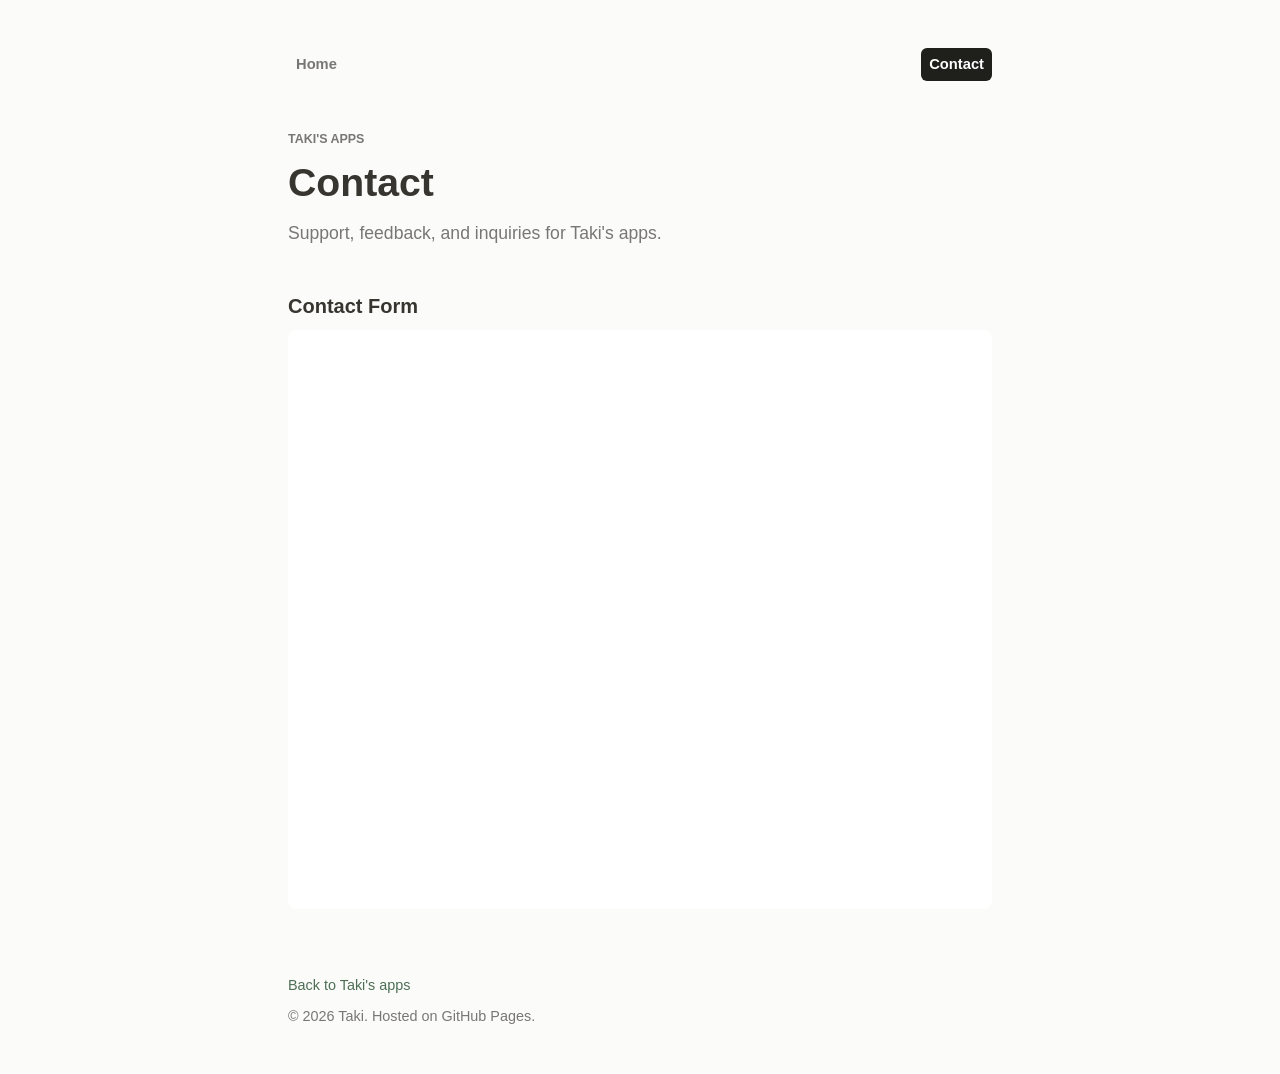
<file: contact.html>
<!DOCTYPE html>
<html lang="en">
<head>
    <meta charset="UTF-8">
    <meta name="viewport" content="width=device-width, initial-scale=1.0">
    <title>Contact | Taki's Apps</title>
    <link rel="stylesheet" href="style.css">
</head>
<body>

<div class="container">
    <header class="site-header">
        <nav class="nav">
            <a href="index.html" class="nav-brand">Home</a>
            <a href="contact.html" class="nav-contact" aria-current="page">Contact</a>
        </nav>

        <div class="hero">
            <p class="eyebrow">Taki's Apps</p>
            <h1>Contact</h1>
            <p class="tagline">Support, feedback, and inquiries for Taki's apps.</p>
        </div>
    </header>

    <main>
        <section>
            <h2>Contact Form</h2>
            <iframe data-tally-src="https://tally.so/embed/KYkGEV?alignLeft=1&hideTitle=1&transparentBackground=1&dynamicHeight=1" loading="lazy" width="100%" height="579" frameborder="0" marginheight="0" marginwidth="0" title="Contact Form to Taki"></iframe>
            <script>
                var d = document;
                var w = "https://tally.so/widgets/embed.js";
                var v = function() {
                    if (typeof Tally !== "undefined") {
                        Tally.loadEmbeds();
                    } else {
                        d.querySelectorAll("iframe[data-tally-src]:not([src])").forEach(function(e) {
                            e.src = e.dataset.tallySrc;
                        });
                    }
                };
                if (typeof Tally !== "undefined") {
                    v();
                } else if (d.querySelector('script[src="' + w + '"]') == null) {
                    var s = d.createElement("script");
                    s.src = w;
                    s.onload = v;
                    s.onerror = v;
                    d.body.appendChild(s);
                }
            </script>
        </section>
    </main>

    <footer>
        <p><a href="index.html">Back to Taki's apps</a></p>
        <p>&copy; 2026 Taki. Hosted on GitHub Pages.</p>
    </footer>
</div>

</body>
</html>
</file>
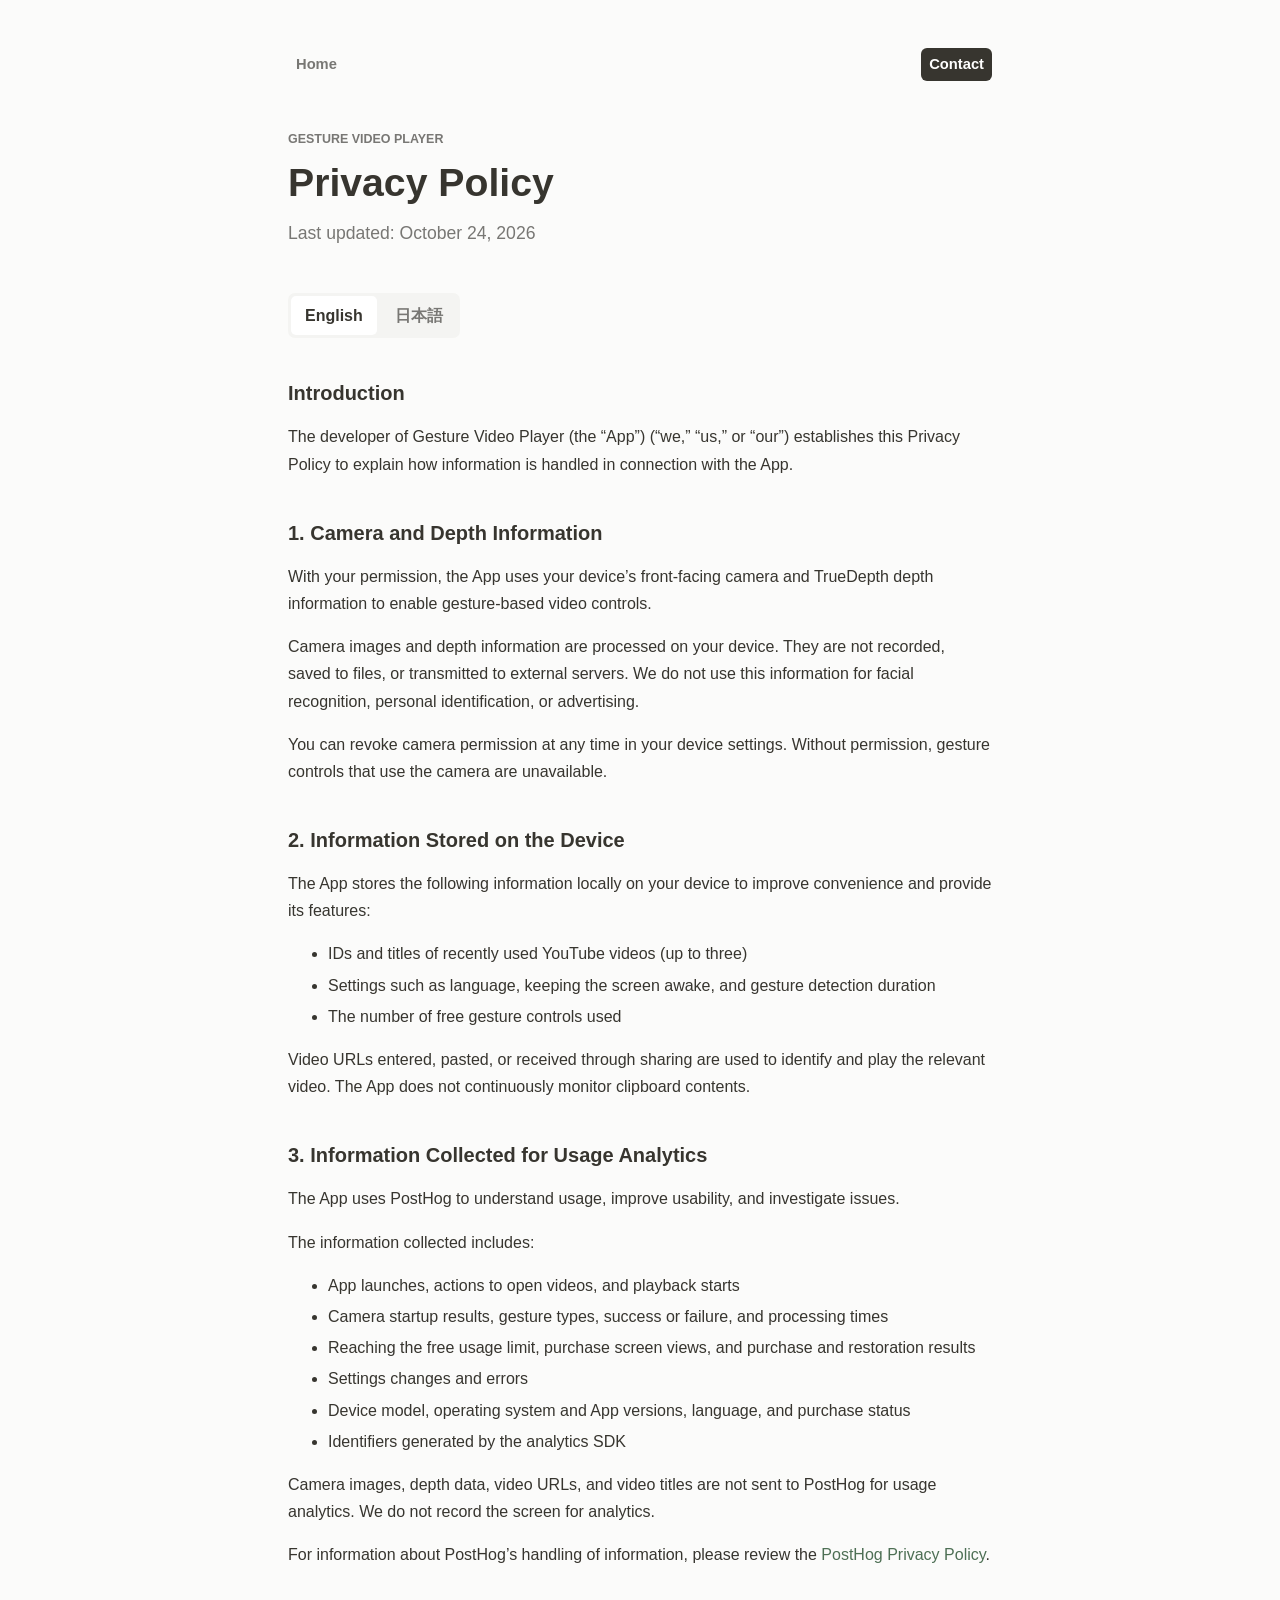
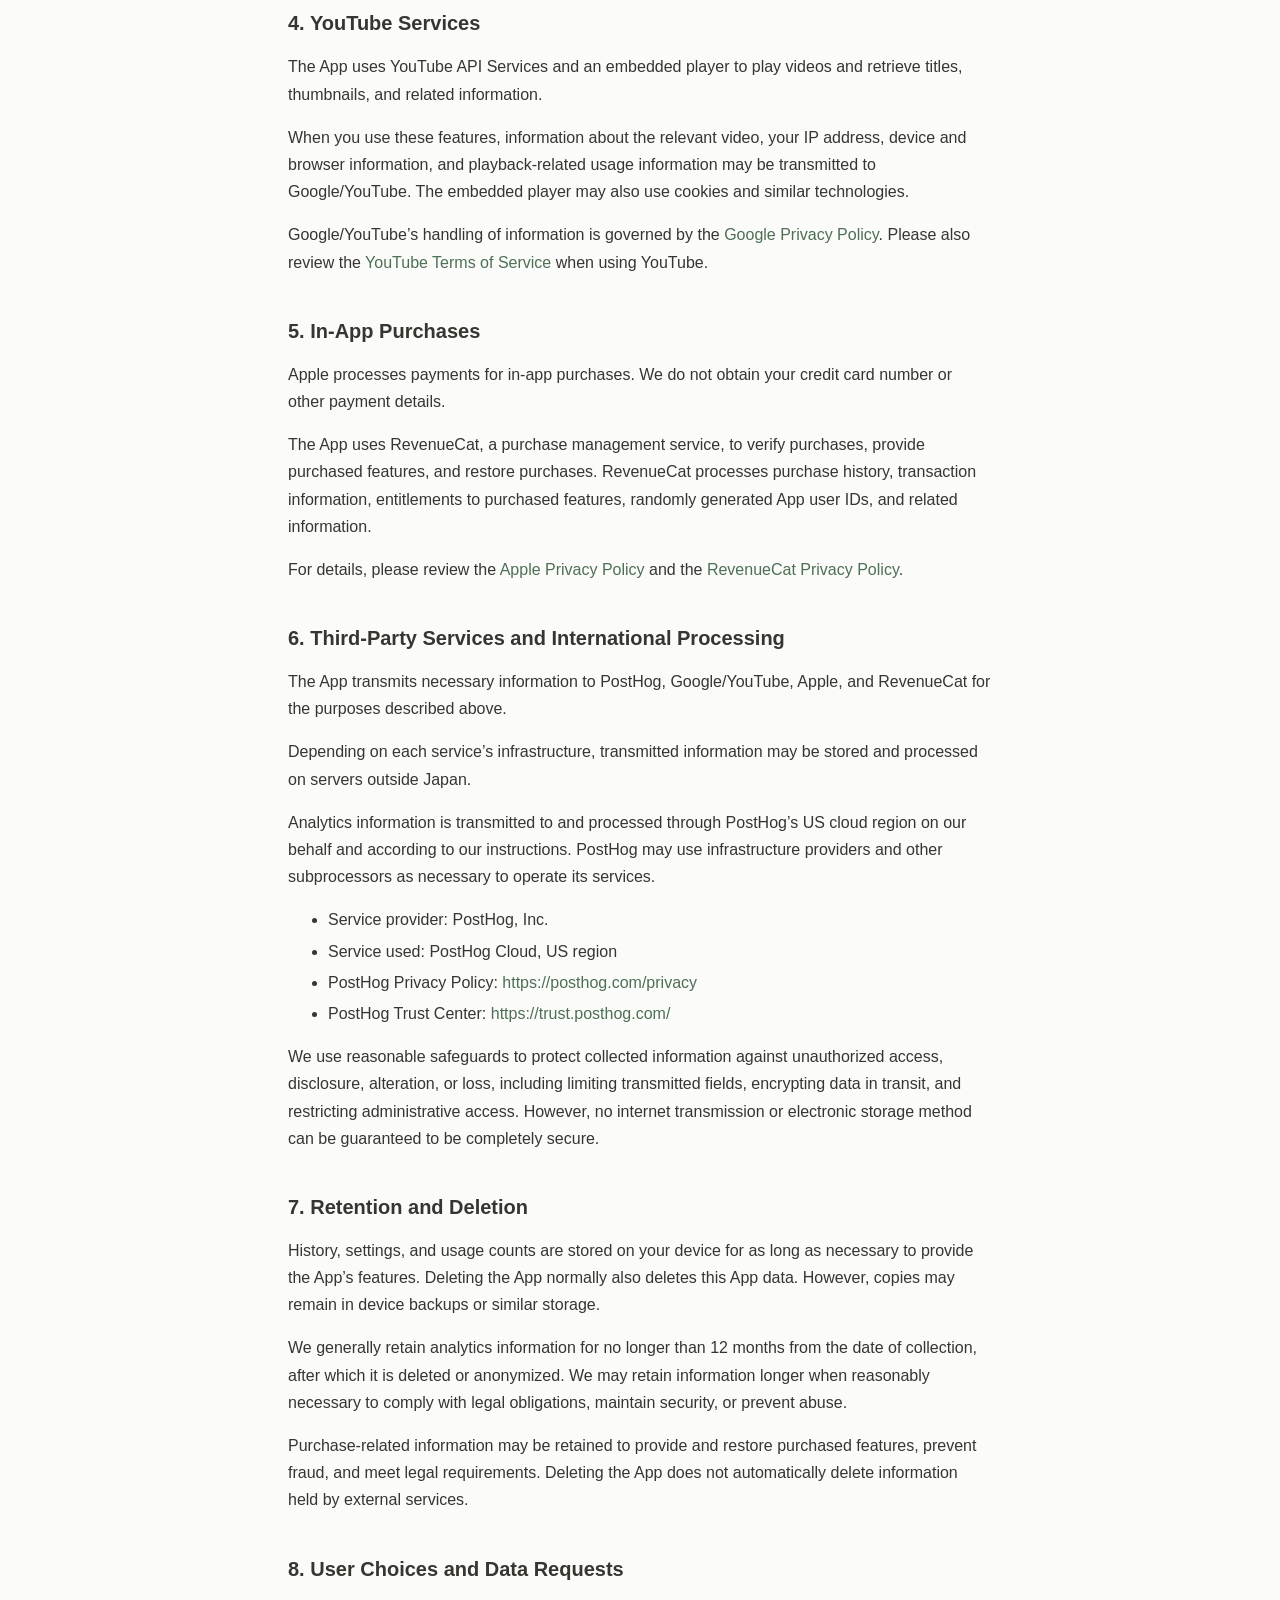
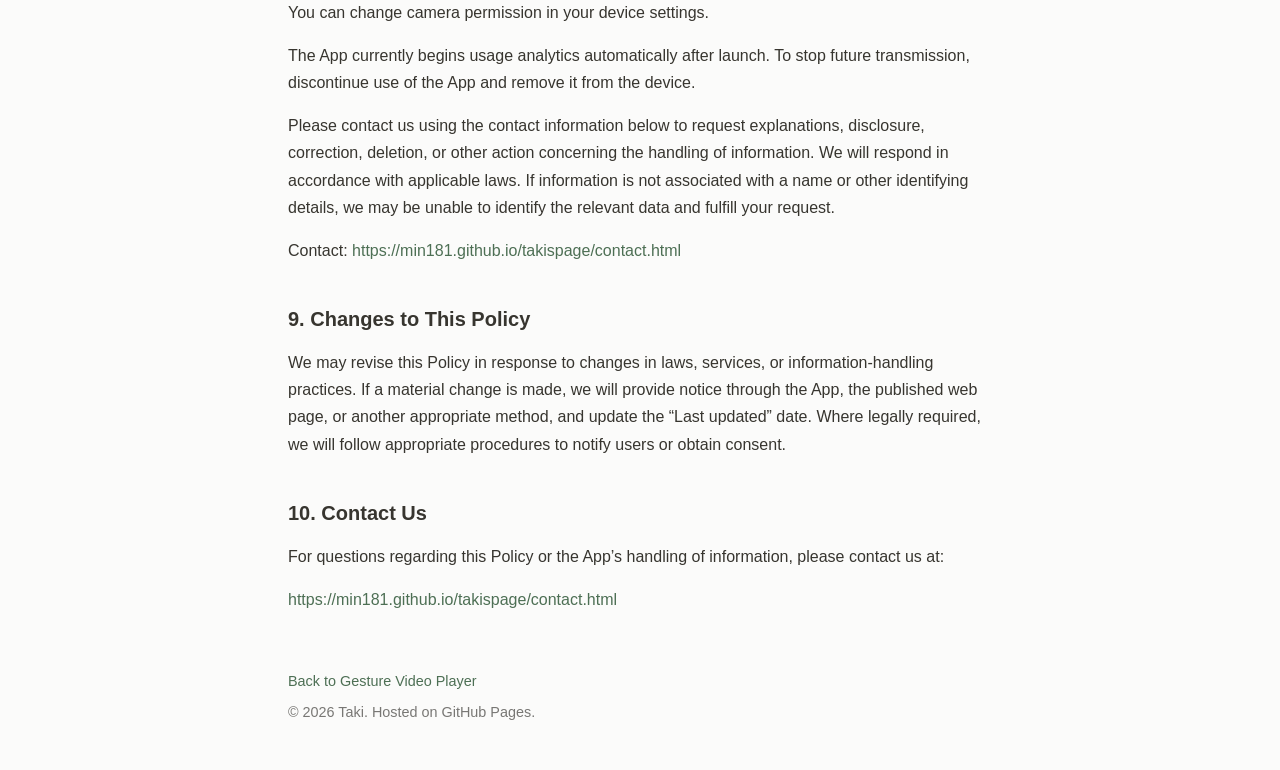
<file: gesture-video-player-privacy.html>
<!DOCTYPE html>
<html lang="en">
<head>
    <meta charset="UTF-8">
    <meta name="viewport" content="width=device-width, initial-scale=1.0">
    <title>Privacy Policy for Gesture Video Player</title>
    <link rel="stylesheet" href="style.css">
</head>
<body>

<div class="container">
    <header class="site-header">
        <nav class="nav">
            <a href="index.html" class="nav-brand">Home</a>
            <a href="contact.html" class="nav-contact">Contact</a>
        </nav>
        <div class="hero">
            <p class="eyebrow">Gesture Video Player</p>
            <h1>Privacy Policy</h1>
            <p class="tagline">Last updated: October 24, 2026</p>
        </div>
    </header>

    <main class="policy">
        <div class="language-switch" aria-label="Language switcher">
            <button class="language-button active" type="button" data-lang-switch="en" aria-pressed="true">English</button>
            <button class="language-button" type="button" data-lang-switch="ja" aria-pressed="false">日本語</button>
        </div>

        <div data-lang-panel="en">
            <section>
                <h2>Introduction</h2>
                <p>The developer of Gesture Video Player (the “App”) (“we,” “us,” or “our”) establishes this Privacy Policy to explain how information is handled in connection with the App.</p>
            </section>

            <section>
                <h2>1. Camera and Depth Information</h2>
                <p>With your permission, the App uses your device’s front-facing camera and TrueDepth depth information to enable gesture-based video controls.</p>
                <p>Camera images and depth information are processed on your device. They are not recorded, saved to files, or transmitted to external servers. We do not use this information for facial recognition, personal identification, or advertising.</p>
                <p>You can revoke camera permission at any time in your device settings. Without permission, gesture controls that use the camera are unavailable.</p>
            </section>

            <section>
                <h2>2. Information Stored on the Device</h2>
                <p>The App stores the following information locally on your device to improve convenience and provide its features:</p>
                <ul>
                    <li>IDs and titles of recently used YouTube videos (up to three)</li>
                    <li>Settings such as language, keeping the screen awake, and gesture detection duration</li>
                    <li>The number of free gesture controls used</li>
                </ul>
                <p>Video URLs entered, pasted, or received through sharing are used to identify and play the relevant video. The App does not continuously monitor clipboard contents.</p>
            </section>

            <section>
                <h2>3. Information Collected for Usage Analytics</h2>
                <p>The App uses PostHog to understand usage, improve usability, and investigate issues.</p>
                <p>The information collected includes:</p>
                <ul>
                    <li>App launches, actions to open videos, and playback starts</li>
                    <li>Camera startup results, gesture types, success or failure, and processing times</li>
                    <li>Reaching the free usage limit, purchase screen views, and purchase and restoration results</li>
                    <li>Settings changes and errors</li>
                    <li>Device model, operating system and App versions, language, and purchase status</li>
                    <li>Identifiers generated by the analytics SDK</li>
                </ul>
                <p>Camera images, depth data, video URLs, and video titles are not sent to PostHog for usage analytics. We do not record the screen for analytics.</p>
                <p>For information about PostHog’s handling of information, please review the <a href="https://posthog.com/privacy">PostHog Privacy Policy</a>.</p>
            </section>

            <section>
                <h2>4. YouTube Services</h2>
                <p>The App uses YouTube API Services and an embedded player to play videos and retrieve titles, thumbnails, and related information.</p>
                <p>When you use these features, information about the relevant video, your IP address, device and browser information, and playback-related usage information may be transmitted to Google/YouTube. The embedded player may also use cookies and similar technologies.</p>
                <p>Google/YouTube’s handling of information is governed by the <a href="https://policies.google.com/privacy">Google Privacy Policy</a>. Please also review the <a href="https://www.youtube.com/t/terms">YouTube Terms of Service</a> when using YouTube.</p>
            </section>

            <section>
                <h2>5. In-App Purchases</h2>
                <p>Apple processes payments for in-app purchases. We do not obtain your credit card number or other payment details.</p>
                <p>The App uses RevenueCat, a purchase management service, to verify purchases, provide purchased features, and restore purchases. RevenueCat processes purchase history, transaction information, entitlements to purchased features, randomly generated App user IDs, and related information.</p>
                <p>For details, please review the <a href="https://www.apple.com/legal/privacy/jp/">Apple Privacy Policy</a> and the <a href="https://www.revenuecat.com/privacy/">RevenueCat Privacy Policy</a>.</p>
            </section>

            <section>
                <h2>6. Third-Party Services and International Processing</h2>
                <p>The App transmits necessary information to PostHog, Google/YouTube, Apple, and RevenueCat for the purposes described above.</p>
                <p>Depending on each service’s infrastructure, transmitted information may be stored and processed on servers outside Japan.</p>
                <p>Analytics information is transmitted to and processed through PostHog’s US cloud region on our behalf and according to our instructions. PostHog may use infrastructure providers and other subprocessors as necessary to operate its services.</p>
                <ul>
                    <li>Service provider: PostHog, Inc.</li>
                    <li>Service used: PostHog Cloud, US region</li>
                    <li>PostHog Privacy Policy: <a href="https://posthog.com/privacy">https://posthog.com/privacy</a></li>
                    <li>PostHog Trust Center: <a href="https://trust.posthog.com/">https://trust.posthog.com/</a></li>
                </ul>
                <p>We use reasonable safeguards to protect collected information against unauthorized access, disclosure, alteration, or loss, including limiting transmitted fields, encrypting data in transit, and restricting administrative access. However, no internet transmission or electronic storage method can be guaranteed to be completely secure.</p>
            </section>

            <section>
                <h2>7. Retention and Deletion</h2>
                <p>History, settings, and usage counts are stored on your device for as long as necessary to provide the App’s features. Deleting the App normally also deletes this App data. However, copies may remain in device backups or similar storage.</p>
                <p>We generally retain analytics information for no longer than 12 months from the date of collection, after which it is deleted or anonymized. We may retain information longer when reasonably necessary to comply with legal obligations, maintain security, or prevent abuse.</p>
                <p>Purchase-related information may be retained to provide and restore purchased features, prevent fraud, and meet legal requirements. Deleting the App does not automatically delete information held by external services.</p>
            </section>

            <section>
                <h2>8. User Choices and Data Requests</h2>
                <p>You can change camera permission in your device settings.</p>
                <p>The App currently begins usage analytics automatically after launch. To stop future transmission, discontinue use of the App and remove it from the device.</p>
                <p>Please contact us using the contact information below to request explanations, disclosure, correction, deletion, or other action concerning the handling of information. We will respond in accordance with applicable laws. If information is not associated with a name or other identifying details, we may be unable to identify the relevant data and fulfill your request.</p>
                <p>Contact: <a href="contact.html">https://min181.github.io/takispage/contact.html</a></p>
            </section>

            <section>
                <h2>9. Changes to This Policy</h2>
                <p>We may revise this Policy in response to changes in laws, services, or information-handling practices. If a material change is made, we will provide notice through the App, the published web page, or another appropriate method, and update the “Last updated” date. Where legally required, we will follow appropriate procedures to notify users or obtain consent.</p>
            </section>

            <section>
                <h2>10. Contact Us</h2>
                <p>For questions regarding this Policy or the App’s handling of information, please contact us at:</p>
                <p><a href="contact.html">https://min181.github.io/takispage/contact.html</a></p>
            </section>
        </div>

        <div data-lang-panel="ja" lang="ja" hidden>
            <section>
                <h2>はじめに</h2>
                <p>「Gesture Video Player」（以下「本アプリ」）の開発者（以下「当方」）は、本アプリにおける利用者情報の取扱いについて、以下のとおりプライバシーポリシーを定めます。</p>
            </section>

            <section>
                <h2>1. カメラ・深度情報の利用</h2>
                <p>本アプリは、ジェスチャーによる動画操作を実現するため、利用者の許可を得て、端末の前面カメラおよびTrueDepthによる深度情報を使用します。</p>
                <p>カメラ映像および深度情報は端末内で処理し、録画、ファイルへの保存、外部サーバーへの送信は行いません。これらの情報を顔認証、本人識別、広告のために使用することもありません。</p>
                <p>カメラへのアクセス許可は、端末の設定からいつでも取り消すことができます。許可しない場合、カメラを使用するジェスチャー操作は利用できません。</p>
            </section>

            <section>
                <h2>2. 端末内で取り扱う情報</h2>
                <p>本アプリは、利便性の向上と機能の提供のため、次の情報を利用者の端末内に保存します。</p>
                <ul>
                    <li>最近利用したYouTube動画のIDおよびタイトル（最大3件）</li>
                    <li>言語、画面の常時点灯、ジェスチャーの判定時間などの設定</li>
                    <li>無料で利用できるジェスチャー操作の使用回数</li>
                </ul>
                <p>入力、貼り付け、または共有機能から受け取った動画URLは、対象動画の特定および再生のために使用します。クリップボードの内容を継続的に監視することはありません。</p>
            </section>

            <section>
                <h2>3. 利用状況分析のために収集する情報</h2>
                <p>本アプリは、利用状況の把握、操作性の改善および不具合の調査のため、PostHogを利用します。</p>
                <p>収集する情報には、次の情報が含まれます。</p>
                <ul>
                    <li>アプリの起動、動画を開く操作および再生開始に関する情報</li>
                    <li>カメラの起動結果、ジェスチャー操作の種類・成否・処理時間</li>
                    <li>無料利用上限への到達、購入画面の表示、購入・復元の結果</li>
                    <li>設定変更およびエラーに関する情報</li>
                    <li>端末機種、OS・アプリのバージョン、言語、購入済みかどうかの情報</li>
                    <li>分析用SDKが生成する識別子</li>
                </ul>
                <p>カメラ映像、深度データ、動画URLおよび動画タイトルは、利用状況分析のためにPostHogへ送信されません。また、分析のための画面録画は行いません。</p>
                <p>PostHogによる情報の取扱いについては、<a href="https://posthog.com/privacy">PostHogのプライバシーポリシー</a>をご確認ください。</p>
            </section>

            <section>
                <h2>4. YouTubeサービスの利用</h2>
                <p>本アプリは、動画の再生、タイトルおよびサムネイル等の取得のため、YouTube APIサービスおよび埋め込みプレイヤーを使用します。</p>
                <p>これらの機能の利用時には、対象動画の情報、IPアドレス、端末・ブラウザに関する情報、再生に伴う利用情報等がGoogle／YouTubeに送信される場合があります。また、埋め込みプレイヤーにおいてCookie等が使用される場合があります。</p>
                <p>Google／YouTubeによる情報の取扱いには、<a href="https://policies.google.com/privacy">Googleプライバシーポリシー</a>が適用されます。YouTubeの利用については、<a href="https://www.youtube.com/t/terms">YouTube利用規約</a>もご確認ください。</p>
            </section>

            <section>
                <h2>5. アプリ内購入</h2>
                <p>本アプリのアプリ内購入の決済は、Appleが処理します。当方が利用者のクレジットカード番号等の決済情報を取得することはありません。</p>
                <p>購入の確認、購入済み機能の提供および購入の復元のため、購入管理サービス「RevenueCat」を使用します。RevenueCatは、購入履歴、取引に関する情報、購入済み機能の利用権限、およびランダムに生成されたアプリ利用者ID等を処理します。</p>
                <p>詳細は、<a href="https://www.apple.com/legal/privacy/jp/">Appleのプライバシーポリシー</a>および<a href="https://www.revenuecat.com/privacy/">RevenueCatのプライバシーポリシー</a>をご確認ください。</p>
            </section>

            <section>
                <h2>6. 外部サービスおよび国外での処理</h2>
                <p>本アプリは、前記の目的のため、PostHog、Google／YouTube、AppleおよびRevenueCatの各サービスに必要な情報を送信します。</p>
                <p>送信された情報は、各サービスの提供体制に応じて、日本国外のサーバーで保存・処理される場合があります。</p>
                <p>分析情報は、PostHogが米国リージョンで提供するクラウドサービスへ送信され、当方の指示に基づいて処理されます。PostHogは、サービスの運営に必要な範囲でインフラ事業者その他の再委託先を利用する場合があります。</p>
                <ul>
                    <li>サービス提供者：PostHog, Inc.</li>
                    <li>利用サービス：PostHog Cloud（USリージョン）</li>
                    <li>PostHog Privacy Policy: <a href="https://posthog.com/privacy">https://posthog.com/privacy</a></li>
                    <li>PostHog Trust Center: <a href="https://trust.posthog.com/">https://trust.posthog.com/</a></li>
                </ul>
                <p>当方は、収集する情報への不正アクセス、漏えい、改ざんまたは滅失を防止するため、送信項目の制限、通信の暗号化、アクセス権限の制限その他の合理的な安全管理措置を講じます。ただし、インターネット上の送信または電子的な保存方法の完全な安全性を保証することはできません。</p>
            </section>

            <section>
                <h2>7. 情報の保存期間・削除</h2>
                <p>端末内の履歴、設定および使用回数は、機能の提供に必要な期間、端末内に保存されます。本アプリを削除することで、通常、これらのアプリ内データも削除されます。ただし、端末のバックアップ等に残る場合があります。</p>
                <p>当方は、分析情報を原則として収集日から12か月以内の期間保持し、その後削除または匿名化します。ただし、法令上の義務への対応、セキュリティ確保または不正利用防止のために合理的に必要な場合は、この限りではありません。</p>
                <p>購入関連情報については、購入済み機能の提供・復元、不正利用の防止および法令上必要な対応のために保持される場合があります。本アプリの削除によって、外部サービス上の情報が自動的に削除されるわけではありません。</p>
            </section>

            <section>
                <h2>8. 利用者の選択・削除等の請求</h2>
                <p>カメラへのアクセス許可は、端末の設定から変更できます。</p>
                <p>本アプリは、現時点では起動後に利用状況分析を自動的に開始します。将来の情報送信を停止したい場合は、本アプリの利用を中止し、端末から削除してください。</p>
                <p>情報の取扱いに関する説明、開示、訂正、削除等をご希望の場合は、以下の連絡先へお問い合わせください。適用される法令に従って対応します。なお、氏名等と結び付けて管理していない情報については、対象データを特定できず、対応できない場合があります。</p>
                <p>連絡先：<a href="contact.html">https://min181.github.io/takispage/contact.html</a></p>
            </section>

            <section>
                <h2>9. 本ポリシーの変更</h2>
                <p>当方は、法令、サービス内容または情報の取扱い方法の変更に応じて、本ポリシーを改定することがあります。重要な変更がある場合は、本アプリ内、公開ウェブページその他の適切な方法でお知らせし、最終更新日を変更します。法令上、利用者への通知や同意が必要となる場合は、適切な手続きを行います。</p>
            </section>

            <section>
                <h2>10. お問い合わせ</h2>
                <p>本ポリシーまたは本アプリにおける情報の取扱いに関するお問い合わせは、以下からご連絡ください。</p>
                <p><a href="contact.html">https://min181.github.io/takispage/contact.html</a></p>
            </section>
        </div>
    </main>

    <footer>
        <p><a href="index.html#gesture-video-player">Back to Gesture Video Player</a></p>
        <p>&copy; 2026 Taki. Hosted on GitHub Pages.</p>
    </footer>
</div>

<script>
    const languageButtons = document.querySelectorAll("[data-lang-switch]");
    const languagePanels = document.querySelectorAll("[data-lang-panel]");
    languageButtons.forEach((button) => {
        button.addEventListener("click", () => {
            const selectedLanguage = button.dataset.langSwitch;
            languageButtons.forEach((currentButton) => {
                const isActive = currentButton.dataset.langSwitch === selectedLanguage;
                currentButton.classList.toggle("active", isActive);
                currentButton.setAttribute("aria-pressed", String(isActive));
            });
            languagePanels.forEach((panel) => {
                panel.hidden = panel.dataset.langPanel !== selectedLanguage;
            });
            document.documentElement.lang = selectedLanguage;
        });
    });
</script>

</body>
</html>
</file>
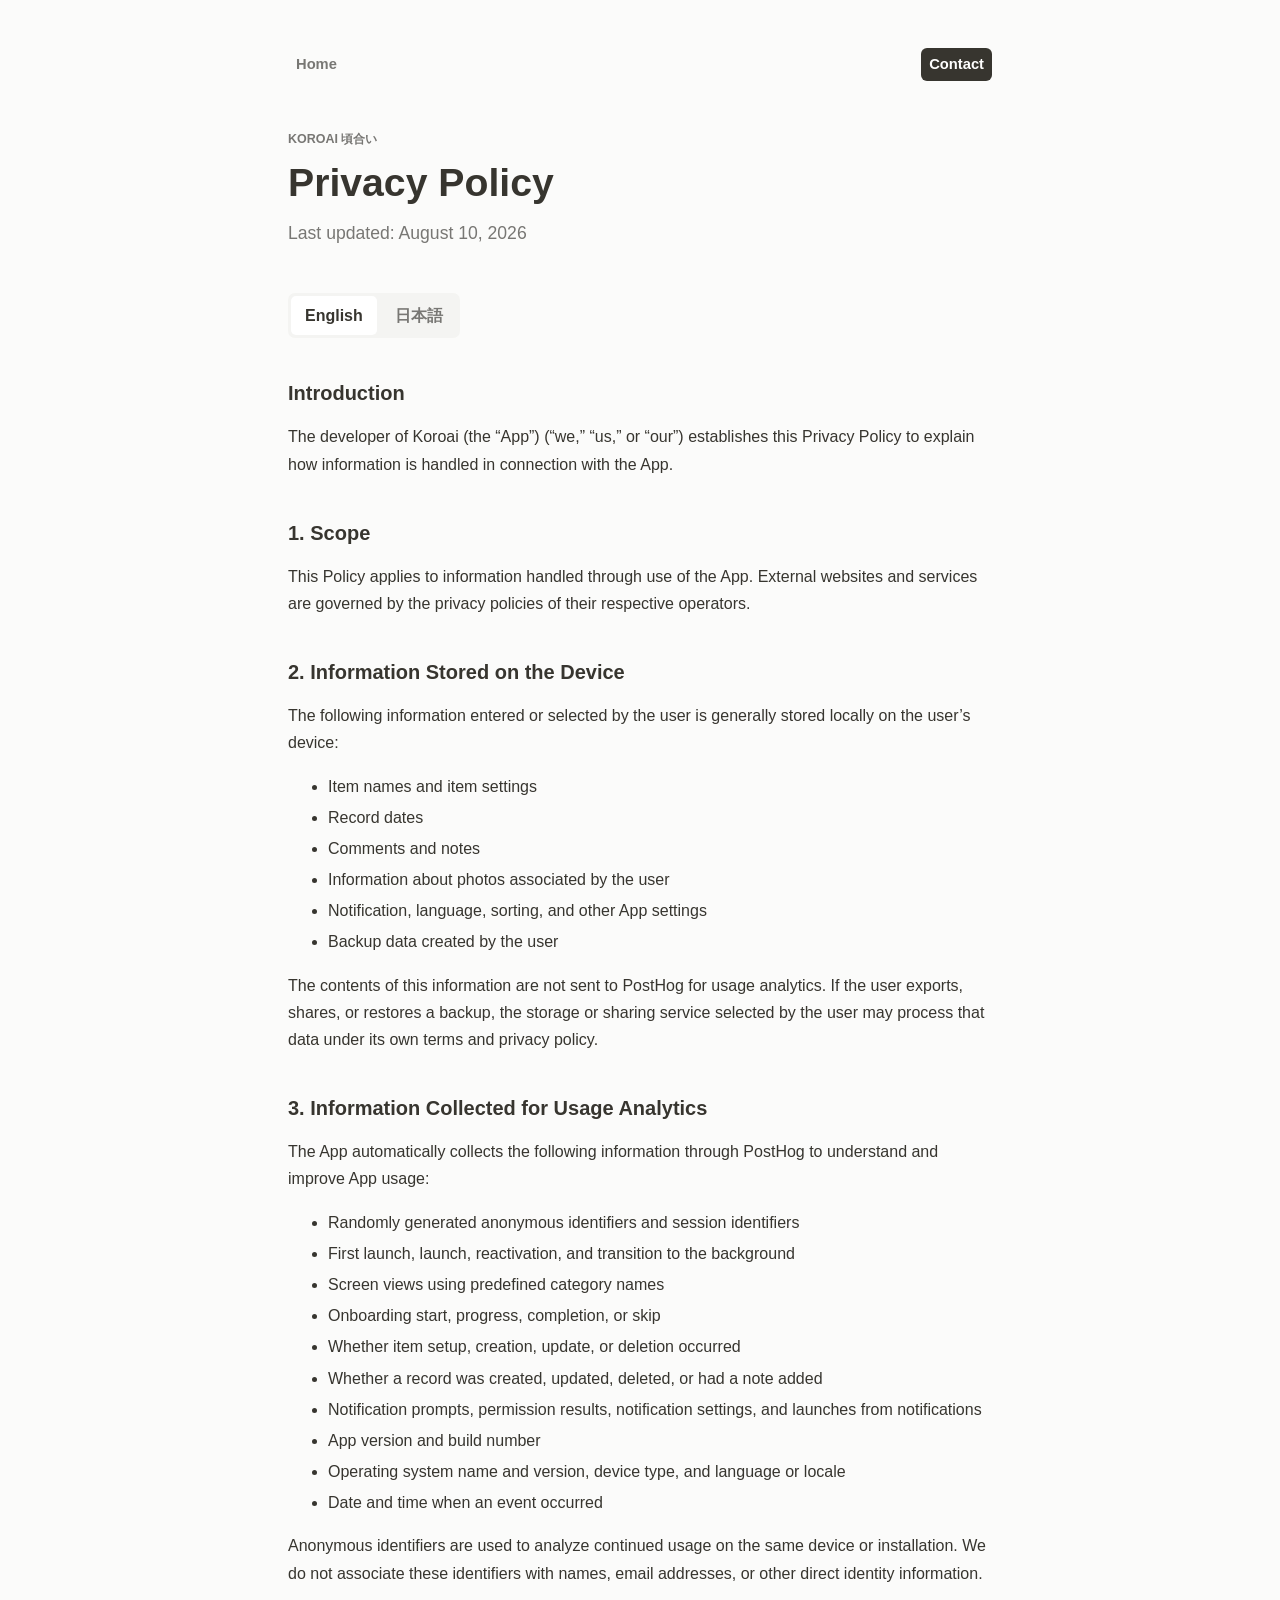
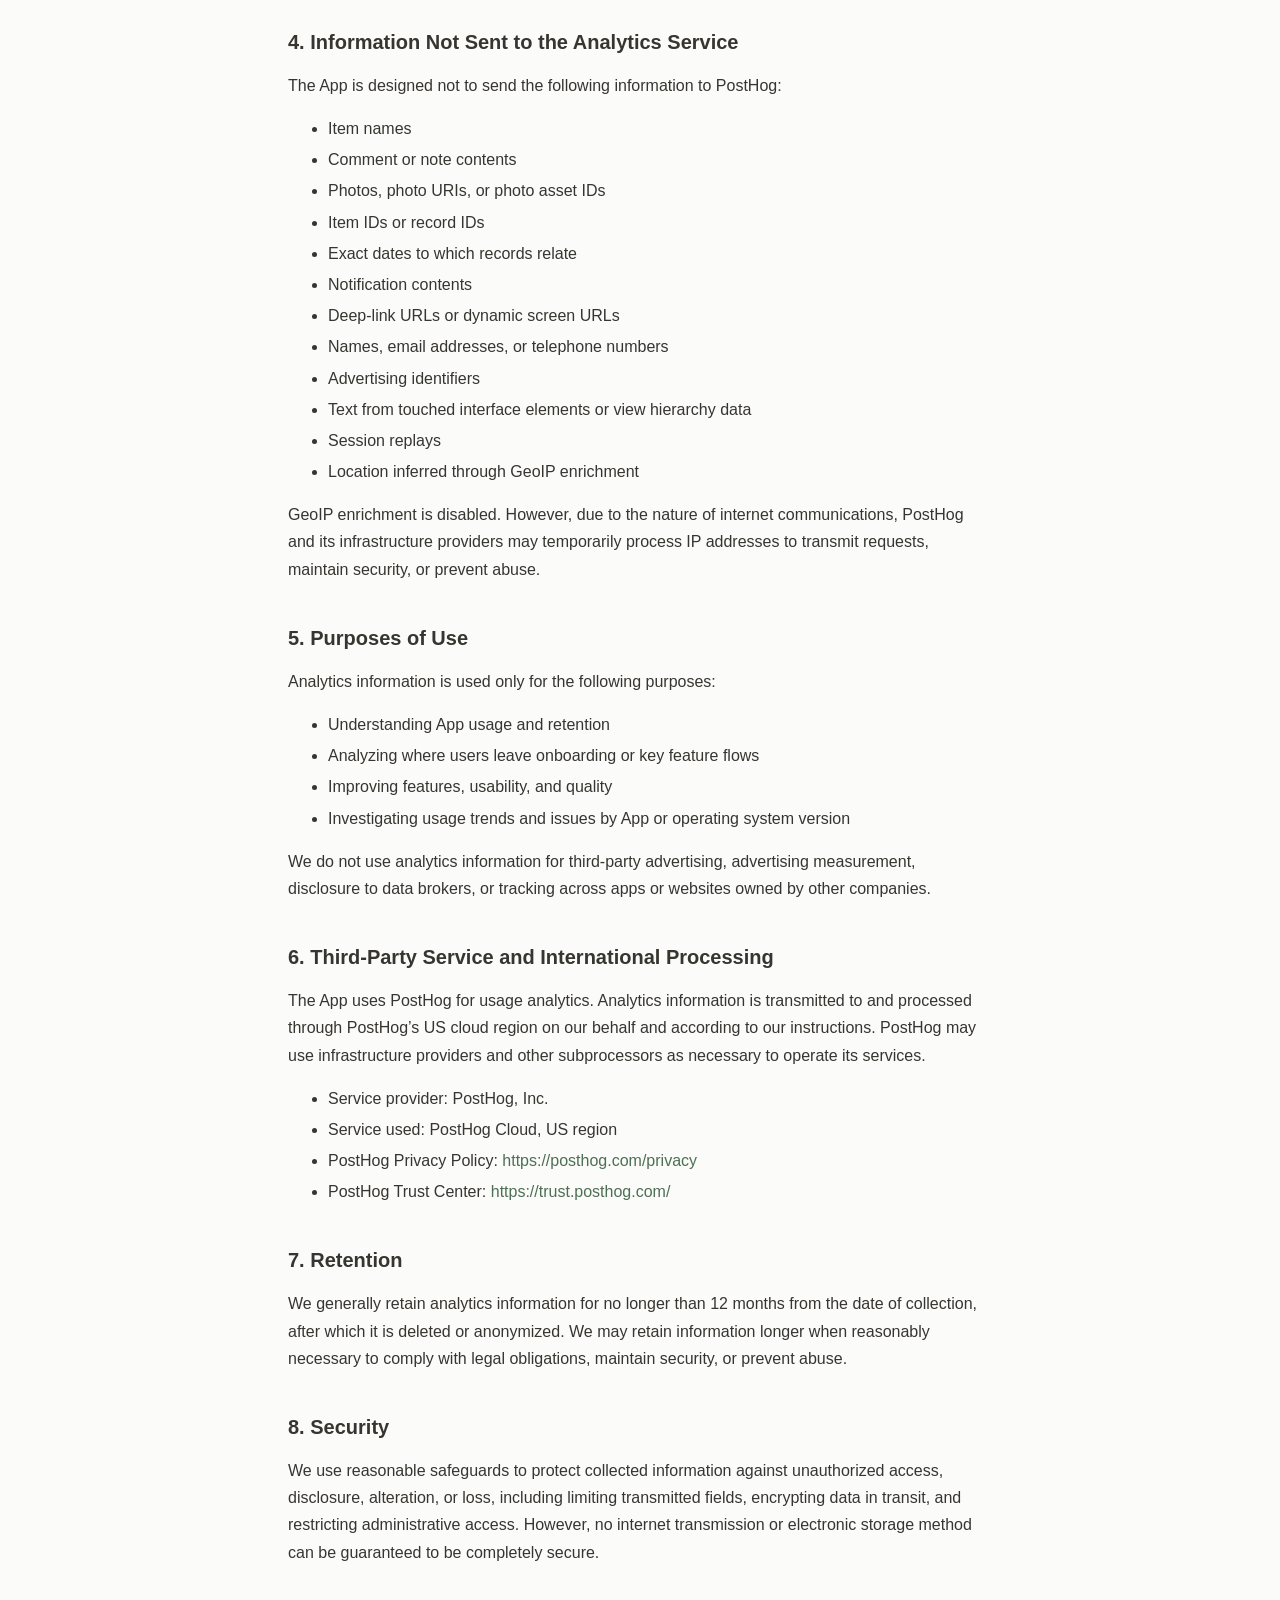
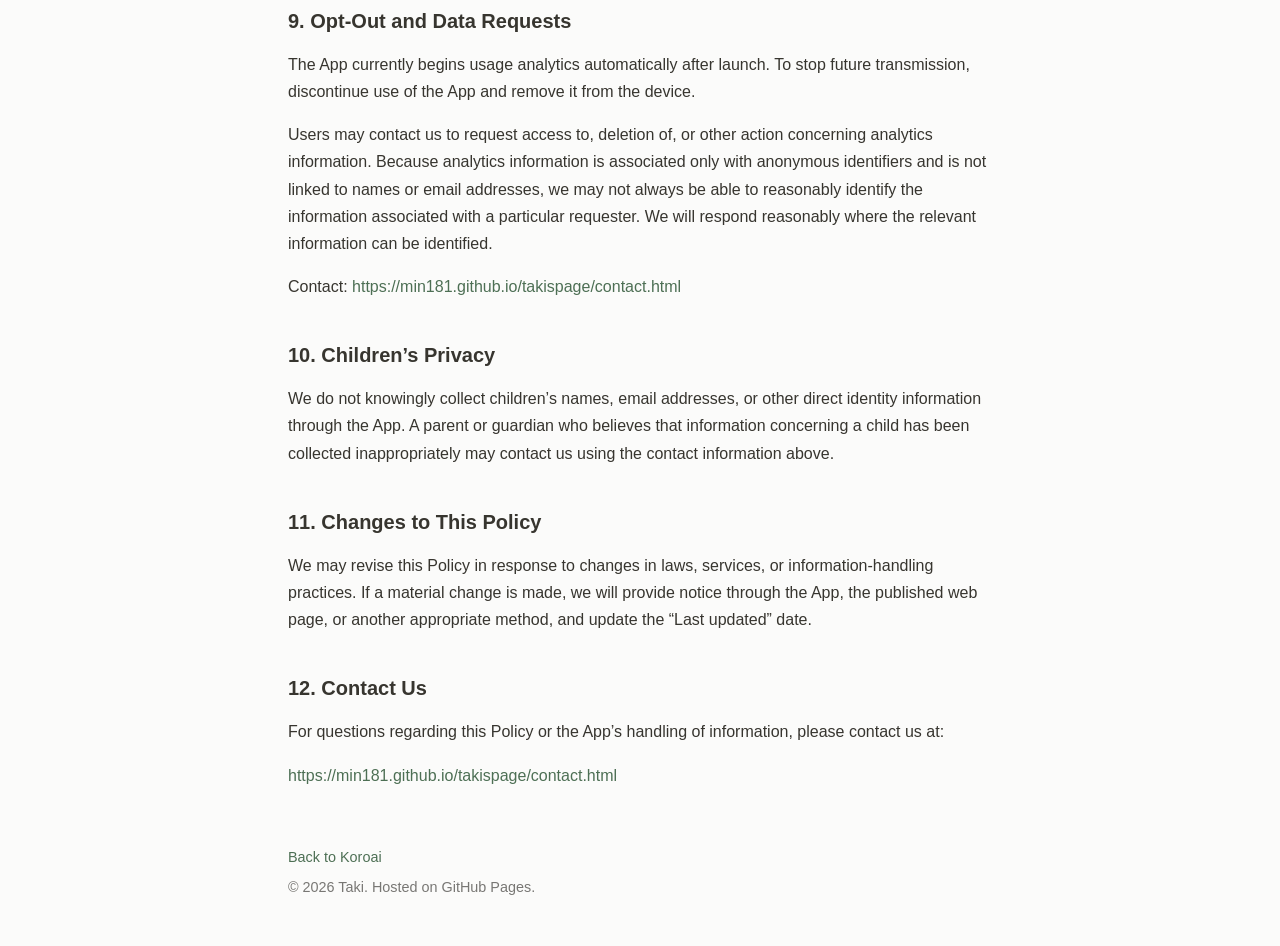
<file: koroai-privacy.html>
<!DOCTYPE html>
<html lang="en">
<head>
    <meta charset="UTF-8">
    <meta name="viewport" content="width=device-width, initial-scale=1.0">
    <title>Privacy Policy for Koroai</title>
    <link rel="stylesheet" href="style.css">
</head>
<body>

<div class="container">
    <header class="site-header">
        <nav class="nav">
            <a href="index.html" class="nav-brand">Home</a>
            <a href="contact.html" class="nav-contact">Contact</a>
        </nav>
        <div class="hero">
            <p class="eyebrow">Koroai <span lang="ja">頃合い</span></p>
            <h1>Privacy Policy</h1>
            <p class="tagline">Last updated: August 10, 2026</p>
        </div>
    </header>

    <main class="policy">
        <div class="language-switch" aria-label="Language switcher">
            <button class="language-button active" type="button" data-lang-switch="en" aria-pressed="true">English</button>
            <button class="language-button" type="button" data-lang-switch="ja" aria-pressed="false">日本語</button>
        </div>

        <div data-lang-panel="en">
            <section>
                <h2>Introduction</h2>
                <p>The developer of Koroai (the “App”) (“we,” “us,” or “our”) establishes this Privacy Policy to explain how information is handled in connection with the App.</p>
            </section>
            <section>
                <h2>1. Scope</h2>
                <p>This Policy applies to information handled through use of the App. External websites and services are governed by the privacy policies of their respective operators.</p>
            </section>
            <section>
                <h2>2. Information Stored on the Device</h2>
                <p>The following information entered or selected by the user is generally stored locally on the user’s device:</p>
                <ul>
                    <li>Item names and item settings</li>
                    <li>Record dates</li>
                    <li>Comments and notes</li>
                    <li>Information about photos associated by the user</li>
                    <li>Notification, language, sorting, and other App settings</li>
                    <li>Backup data created by the user</li>
                </ul>
                <p>The contents of this information are not sent to PostHog for usage analytics. If the user exports, shares, or restores a backup, the storage or sharing service selected by the user may process that data under its own terms and privacy policy.</p>
            </section>
            <section>
                <h2>3. Information Collected for Usage Analytics</h2>
                <p>The App automatically collects the following information through PostHog to understand and improve App usage:</p>
                <ul>
                    <li>Randomly generated anonymous identifiers and session identifiers</li>
                    <li>First launch, launch, reactivation, and transition to the background</li>
                    <li>Screen views using predefined category names</li>
                    <li>Onboarding start, progress, completion, or skip</li>
                    <li>Whether item setup, creation, update, or deletion occurred</li>
                    <li>Whether a record was created, updated, deleted, or had a note added</li>
                    <li>Notification prompts, permission results, notification settings, and launches from notifications</li>
                    <li>App version and build number</li>
                    <li>Operating system name and version, device type, and language or locale</li>
                    <li>Date and time when an event occurred</li>
                </ul>
                <p>Anonymous identifiers are used to analyze continued usage on the same device or installation. We do not associate these identifiers with names, email addresses, or other direct identity information.</p>
            </section>
            <section>
                <h2>4. Information Not Sent to the Analytics Service</h2>
                <p>The App is designed not to send the following information to PostHog:</p>
                <ul>
                    <li>Item names</li>
                    <li>Comment or note contents</li>
                    <li>Photos, photo URIs, or photo asset IDs</li>
                    <li>Item IDs or record IDs</li>
                    <li>Exact dates to which records relate</li>
                    <li>Notification contents</li>
                    <li>Deep-link URLs or dynamic screen URLs</li>
                    <li>Names, email addresses, or telephone numbers</li>
                    <li>Advertising identifiers</li>
                    <li>Text from touched interface elements or view hierarchy data</li>
                    <li>Session replays</li>
                    <li>Location inferred through GeoIP enrichment</li>
                </ul>
                <p>GeoIP enrichment is disabled. However, due to the nature of internet communications, PostHog and its infrastructure providers may temporarily process IP addresses to transmit requests, maintain security, or prevent abuse.</p>
            </section>
            <section>
                <h2>5. Purposes of Use</h2>
                <p>Analytics information is used only for the following purposes:</p>
                <ul>
                    <li>Understanding App usage and retention</li>
                    <li>Analyzing where users leave onboarding or key feature flows</li>
                    <li>Improving features, usability, and quality</li>
                    <li>Investigating usage trends and issues by App or operating system version</li>
                </ul>
                <p>We do not use analytics information for third-party advertising, advertising measurement, disclosure to data brokers, or tracking across apps or websites owned by other companies.</p>
            </section>
            <section>
                <h2>6. Third-Party Service and International Processing</h2>
                <p>The App uses PostHog for usage analytics. Analytics information is transmitted to and processed through PostHog’s US cloud region on our behalf and according to our instructions. PostHog may use infrastructure providers and other subprocessors as necessary to operate its services.</p>
                <ul>
                    <li>Service provider: PostHog, Inc.</li>
                    <li>Service used: PostHog Cloud, US region</li>
                    <li>PostHog Privacy Policy: <a href="https://posthog.com/privacy">https://posthog.com/privacy</a></li>
                    <li>PostHog Trust Center: <a href="https://trust.posthog.com/">https://trust.posthog.com/</a></li>
                </ul>
            </section>
            <section>
                <h2>7. Retention</h2>
                <p>We generally retain analytics information for no longer than 12 months from the date of collection, after which it is deleted or anonymized. We may retain information longer when reasonably necessary to comply with legal obligations, maintain security, or prevent abuse.</p>
            </section>
            <section>
                <h2>8. Security</h2>
                <p>We use reasonable safeguards to protect collected information against unauthorized access, disclosure, alteration, or loss, including limiting transmitted fields, encrypting data in transit, and restricting administrative access. However, no internet transmission or electronic storage method can be guaranteed to be completely secure.</p>
            </section>
            <section>
                <h2>9. Opt-Out and Data Requests</h2>
                <p>The App currently begins usage analytics automatically after launch. To stop future transmission, discontinue use of the App and remove it from the device.</p>
                <p>Users may contact us to request access to, deletion of, or other action concerning analytics information. Because analytics information is associated only with anonymous identifiers and is not linked to names or email addresses, we may not always be able to reasonably identify the information associated with a particular requester. We will respond reasonably where the relevant information can be identified.</p>
                <p>Contact: <a href="contact.html">https://min181.github.io/takispage/contact.html</a></p>
            </section>
            <section>
                <h2>10. Children’s Privacy</h2>
                <p>We do not knowingly collect children’s names, email addresses, or other direct identity information through the App. A parent or guardian who believes that information concerning a child has been collected inappropriately may contact us using the contact information above.</p>
            </section>
            <section>
                <h2>11. Changes to This Policy</h2>
                <p>We may revise this Policy in response to changes in laws, services, or information-handling practices. If a material change is made, we will provide notice through the App, the published web page, or another appropriate method, and update the “Last updated” date.</p>
            </section>
            <section>
                <h2>12. Contact Us</h2>
                <p>For questions regarding this Policy or the App’s handling of information, please contact us at:</p>
                <p><a href="contact.html">https://min181.github.io/takispage/contact.html</a></p>
            </section>
        </div>

        <div data-lang-panel="ja" lang="ja" hidden>
            <section>
                <h2>はじめに</h2>
                <p>「頃合い」（以下「本アプリ」）の開発者（以下「当方」）は、本アプリにおける利用者情報の取扱いについて、以下のとおりプライバシーポリシーを定めます。</p>
            </section>
            <section>
                <h2>1. 適用範囲</h2>
                <p>本ポリシーは、本アプリの利用に伴って取り扱われる情報に適用されます。外部サイトまたは外部サービスには、それぞれの運営者が定めるプライバシーポリシーが適用されます。</p>
            </section>
            <section>
                <h2>2. 端末内で取り扱う情報</h2>
                <p>本アプリは、利用者が入力または選択した次の情報を、原則として利用者の端末内に保存します。</p>
                <ul>
                    <li>項目名および項目の設定</li>
                    <li>記録日</li>
                    <li>コメントおよびメモ</li>
                    <li>利用者が関連付けた写真の情報</li>
                    <li>通知、言語、並び順その他のアプリ設定</li>
                    <li>利用者が作成したバックアップデータ</li>
                </ul>
                <p>これらの内容は、利用状況分析のためにPostHogへ送信されません。バックアップの書き出し、共有または復元を利用者が実行した場合、利用者が選択した保存先または共有先のサービスが当該データを取り扱うことがあります。</p>
            </section>
            <section>
                <h2>3. 利用状況分析のために収集する情報</h2>
                <p>本アプリは、利用状況の把握および改善のため、PostHogを利用して次の情報を自動的に収集します。</p>
                <ul>
                    <li>ランダムに生成された匿名識別子およびセッション識別子</li>
                    <li>アプリの初回起動、起動、再開およびバックグラウンド移行</li>
                    <li>固定されたカテゴリー名による画面表示履歴</li>
                    <li>オンボーディングの開始、進捗、完了またはスキップ</li>
                    <li>項目の設定開始、作成、更新または削除の有無</li>
                    <li>記録の作成、更新、削除またはメモ追加の有無</li>
                    <li>通知案内、通知許可結果、通知設定および通知からの起動</li>
                    <li>アプリのバージョンおよびビルド番号</li>
                    <li>OS名、OSバージョン、端末種別および言語・ロケール</li>
                    <li>イベントが発生した日時</li>
                </ul>
                <p>匿名識別子は、同一の端末またはインストールにおける継続利用を分析するために使用されます。当方は、この識別子を氏名、メールアドレスその他の直接的な本人情報と関連付けません。</p>
            </section>
            <section>
                <h2>4. 分析サービスへ送信しない情報</h2>
                <p>本アプリは、次の情報をPostHogへ送信しないよう設計しています。</p>
                <ul>
                    <li>項目名</li>
                    <li>コメントまたはメモの本文</li>
                    <li>写真、写真のURIまたは写真アセットID</li>
                    <li>項目IDまたは記録ID</li>
                    <li>記録対象の正確な日付</li>
                    <li>通知本文</li>
                    <li>ディープリンクURLまたは動的な画面URL</li>
                    <li>氏名、メールアドレスまたは電話番号</li>
                    <li>広告識別子</li>
                    <li>タッチした画面要素の文字列または画面階層</li>
                    <li>セッションリプレイ</li>
                    <li>GeoIPによって推定される位置情報</li>
                </ul>
                <p>GeoIPによる位置情報の付与は無効にしています。ただし、インターネット通信の性質上、PostHogおよびそのインフラ提供者が、通信の処理、セキュリティ確保または不正利用防止のためにIPアドレスを一時的に処理する場合があります。</p>
            </section>
            <section>
                <h2>5. 利用目的</h2>
                <p>収集した分析情報は、次の目的にのみ使用します。</p>
                <ul>
                    <li>本アプリの利用状況および継続率の把握</li>
                    <li>オンボーディングや主要機能における離脱地点の分析</li>
                    <li>機能、操作性および品質の改善</li>
                    <li>アプリやOSのバージョンごとの利用傾向および問題の調査</li>
                </ul>
                <p>当方は、収集した分析情報を第三者広告、広告効果測定、データブローカーへの提供、または他社のアプリやウェブサイトを横断した追跡に使用しません。</p>
            </section>
            <section>
                <h2>6. 外部サービスおよび国外での処理</h2>
                <p>本アプリは、利用状況分析のためにPostHogを利用します。分析情報は、PostHogが米国リージョンで提供するクラウドサービスへ送信され、当方の指示に基づいて処理されます。PostHogは、サービスの運営に必要な範囲でインフラ事業者その他の再委託先を利用する場合があります。</p>
                <ul>
                    <li>サービス提供者：PostHog, Inc.</li>
                    <li>利用サービス：PostHog Cloud（USリージョン）</li>
                    <li>PostHog Privacy Policy: <a href="https://posthog.com/privacy">https://posthog.com/privacy</a></li>
                    <li>PostHog Trust Center: <a href="https://trust.posthog.com/">https://trust.posthog.com/</a></li>
                </ul>
            </section>
            <section>
                <h2>7. 保存期間</h2>
                <p>当方は、分析情報を原則として収集日から12か月以内の期間保持し、その後削除または匿名化します。ただし、法令上の義務への対応、セキュリティ確保または不正利用防止のために合理的に必要な場合は、この限りではありません。</p>
            </section>
            <section>
                <h2>8. 安全管理措置</h2>
                <p>当方は、収集する情報への不正アクセス、漏えい、改ざんまたは滅失を防止するため、送信項目の制限、通信の暗号化、アクセス権限の制限その他の合理的な安全管理措置を講じます。ただし、インターネット上の送信または電子的な保存方法の完全な安全性を保証することはできません。</p>
            </section>
            <section>
                <h2>9. 利用停止および削除等の請求</h2>
                <p>本アプリは、現時点では起動後に利用状況分析を自動的に開始します。将来の情報送信を停止したい場合は、本アプリの利用を中止し、端末から削除してください。</p>
                <p>利用者は、当方に対して、分析情報の確認、削除その他の対応を依頼できます。分析情報は匿名識別子で管理されており、氏名やメールアドレスとは関連付けられていないため、対象情報を合理的に特定できない場合があります。当方は、対象を特定できる範囲で合理的に対応します。</p>
                <p>連絡先：<a href="contact.html">https://min181.github.io/takispage/contact.html</a></p>
            </section>
            <section>
                <h2>10. 子どものプライバシー</h2>
                <p>当方は、本アプリを通じて、子どもの氏名、メールアドレスその他の直接的な本人情報を意図的に収集しません。保護者が、子どもに関する情報が不適切に収集されたと考える場合は、上記連絡先までご連絡ください。</p>
            </section>
            <section>
                <h2>11. 本ポリシーの変更</h2>
                <p>当方は、法令、サービス内容または情報の取扱い方法の変更に応じて、本ポリシーを改定することがあります。重要な変更がある場合は、本アプリ内、公開ウェブページその他の適切な方法でお知らせし、最終更新日を変更します。</p>
            </section>
            <section>
                <h2>12. お問い合わせ</h2>
                <p>本ポリシーまたは本アプリにおける情報の取扱いに関するお問い合わせは、以下からご連絡ください。</p>
                <p><a href="contact.html">https://min181.github.io/takispage/contact.html</a></p>
            </section>
        </div>
    </main>

    <footer>
        <p><a href="index.html#koroai">Back to Koroai</a></p>
        <p>&copy; 2026 Taki. Hosted on GitHub Pages.</p>
    </footer>
</div>

<script>
    const languageButtons = document.querySelectorAll("[data-lang-switch]");
    const languagePanels = document.querySelectorAll("[data-lang-panel]");
    languageButtons.forEach((button) => {
        button.addEventListener("click", () => {
            const selectedLanguage = button.dataset.langSwitch;
            languageButtons.forEach((currentButton) => {
                const isActive = currentButton.dataset.langSwitch === selectedLanguage;
                currentButton.classList.toggle("active", isActive);
                currentButton.setAttribute("aria-pressed", String(isActive));
            });
            languagePanels.forEach((panel) => {
                panel.hidden = panel.dataset.langPanel !== selectedLanguage;
            });
            document.documentElement.lang = selectedLanguage;
        });
    });
</script>

</body>
</html>
</file>
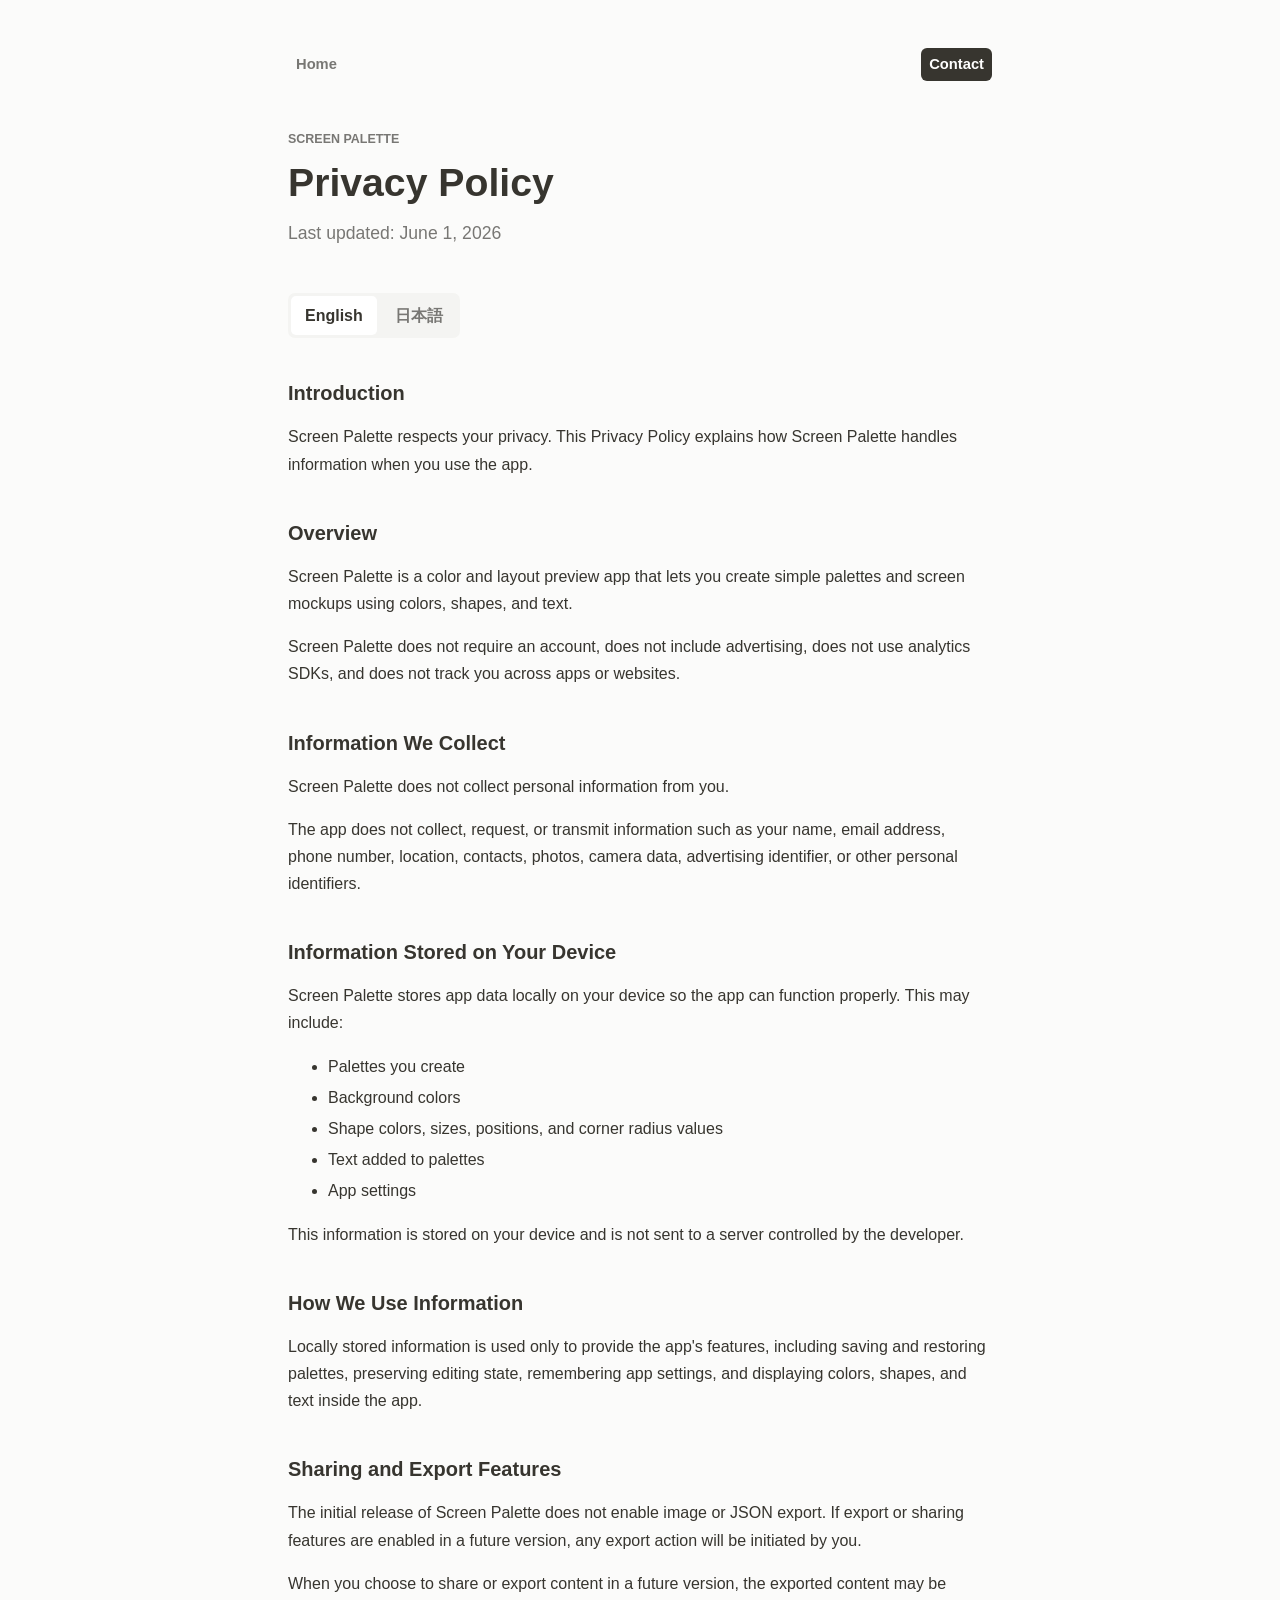
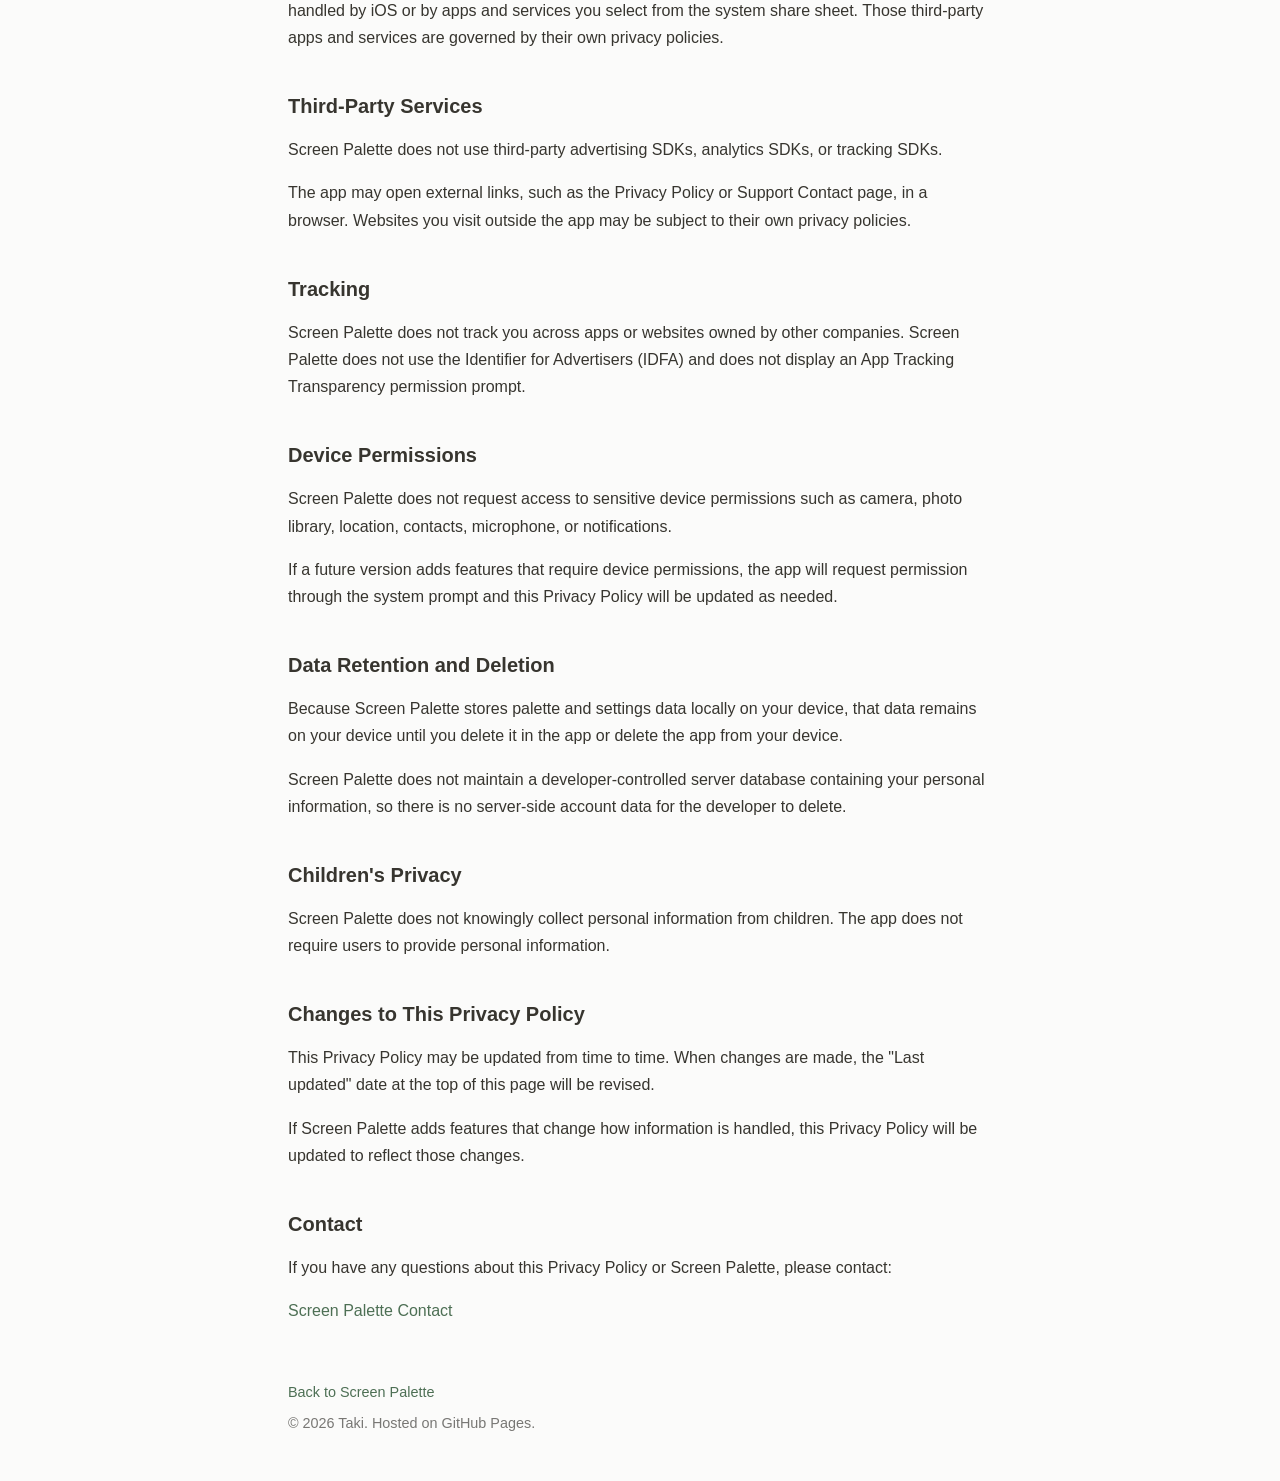
<file: screen-palette-privacy.html>
<!DOCTYPE html>
<html lang="en">
<head>
    <meta charset="UTF-8">
    <meta name="viewport" content="width=device-width, initial-scale=1.0">
    <title>Privacy Policy for Screen Palette</title>
    <link rel="stylesheet" href="style.css">
</head>
<body>

<div class="container">
    <header class="site-header">
        <nav class="nav">
            <a href="index.html" class="nav-brand">Home</a>
            <a href="contact.html" class="nav-contact">Contact</a>
        </nav>

        <div class="hero">
            <p class="eyebrow">Screen Palette</p>
            <h1>Privacy Policy</h1>
            <p class="tagline">Last updated: June 1, 2026</p>
        </div>
    </header>

    <main class="policy">
        <div class="language-switch" aria-label="Language switcher">
            <button class="language-button active" type="button" data-lang-switch="en" aria-pressed="true">English</button>
            <button class="language-button" type="button" data-lang-switch="ja" aria-pressed="false">日本語</button>
        </div>

        <div data-lang-panel="en">
            <section>
                <h2>Introduction</h2>
                <p>Screen Palette respects your privacy. This Privacy Policy explains how Screen Palette handles information when you use the app.</p>
            </section>

            <section>
                <h2>Overview</h2>
                <p>Screen Palette is a color and layout preview app that lets you create simple palettes and screen mockups using colors, shapes, and text.</p>
                <p>Screen Palette does not require an account, does not include advertising, does not use analytics SDKs, and does not track you across apps or websites.</p>
            </section>

            <section>
                <h2>Information We Collect</h2>
                <p>Screen Palette does not collect personal information from you.</p>
                <p>The app does not collect, request, or transmit information such as your name, email address, phone number, location, contacts, photos, camera data, advertising identifier, or other personal identifiers.</p>
            </section>

            <section>
                <h2>Information Stored on Your Device</h2>
                <p>Screen Palette stores app data locally on your device so the app can function properly. This may include:</p>
                <ul>
                    <li>Palettes you create</li>
                    <li>Background colors</li>
                    <li>Shape colors, sizes, positions, and corner radius values</li>
                    <li>Text added to palettes</li>
                    <li>App settings</li>
                </ul>
                <p>This information is stored on your device and is not sent to a server controlled by the developer.</p>
            </section>

            <section>
                <h2>How We Use Information</h2>
                <p>Locally stored information is used only to provide the app's features, including saving and restoring palettes, preserving editing state, remembering app settings, and displaying colors, shapes, and text inside the app.</p>
            </section>

            <section>
                <h2>Sharing and Export Features</h2>
                <p>The initial release of Screen Palette does not enable image or JSON export. If export or sharing features are enabled in a future version, any export action will be initiated by you.</p>
                <p>When you choose to share or export content in a future version, the exported content may be handled by iOS or by apps and services you select from the system share sheet. Those third-party apps and services are governed by their own privacy policies.</p>
            </section>

            <section>
                <h2>Third-Party Services</h2>
                <p>Screen Palette does not use third-party advertising SDKs, analytics SDKs, or tracking SDKs.</p>
                <p>The app may open external links, such as the Privacy Policy or Support Contact page, in a browser. Websites you visit outside the app may be subject to their own privacy policies.</p>
            </section>

            <section>
                <h2>Tracking</h2>
                <p>Screen Palette does not track you across apps or websites owned by other companies. Screen Palette does not use the Identifier for Advertisers (IDFA) and does not display an App Tracking Transparency permission prompt.</p>
            </section>

            <section>
                <h2>Device Permissions</h2>
                <p>Screen Palette does not request access to sensitive device permissions such as camera, photo library, location, contacts, microphone, or notifications.</p>
                <p>If a future version adds features that require device permissions, the app will request permission through the system prompt and this Privacy Policy will be updated as needed.</p>
            </section>

            <section>
                <h2>Data Retention and Deletion</h2>
                <p>Because Screen Palette stores palette and settings data locally on your device, that data remains on your device until you delete it in the app or delete the app from your device.</p>
                <p>Screen Palette does not maintain a developer-controlled server database containing your personal information, so there is no server-side account data for the developer to delete.</p>
            </section>

            <section>
                <h2>Children's Privacy</h2>
                <p>Screen Palette does not knowingly collect personal information from children. The app does not require users to provide personal information.</p>
            </section>

            <section>
                <h2>Changes to This Privacy Policy</h2>
                <p>This Privacy Policy may be updated from time to time. When changes are made, the "Last updated" date at the top of this page will be revised.</p>
                <p>If Screen Palette adds features that change how information is handled, this Privacy Policy will be updated to reflect those changes.</p>
            </section>

            <section>
                <h2>Contact</h2>
                <p>If you have any questions about this Privacy Policy or Screen Palette, please contact:</p>
                <p><a href="contact.html">Screen Palette Contact</a></p>
            </section>
        </div>

        <div data-lang-panel="ja" lang="ja" hidden>
            <section>
                <h2>はじめに</h2>
                <p>Screen Palette はユーザーのプライバシーを尊重します。本プライバシーポリシーは、Screen Palette の利用時に情報がどのように取り扱われるかを説明するものです。</p>
            </section>

            <section>
                <h2>概要</h2>
                <p>Screen Palette は、色、図形、テキストを使って簡単なパレットや画面モックを作成できる、カラーおよびレイアウト確認用アプリです。</p>
                <p>Screen Palette はアカウント登録を必要とせず、広告を表示せず、分析 SDK を使用せず、他社のアプリや Web サイトをまたいでユーザーをトラッキングしません。</p>
            </section>

            <section>
                <h2>収集する情報</h2>
                <p>Screen Palette はユーザーの個人情報を収集しません。</p>
                <p>本アプリは、氏名、メールアドレス、電話番号、位置情報、連絡先、写真、カメラデータ、広告識別子、その他個人を識別する情報を収集、要求、送信しません。</p>
            </section>

            <section>
                <h2>端末内に保存される情報</h2>
                <p>Screen Palette は、アプリの機能を提供するために、以下のようなアプリデータをユーザーの端末内に保存します。</p>
                <ul>
                    <li>作成したパレット</li>
                    <li>背景色</li>
                    <li>図形の色、サイズ、位置、角丸の値</li>
                    <li>パレットに追加したテキスト</li>
                    <li>アプリ設定</li>
                </ul>
                <p>これらの情報はユーザーの端末内に保存され、開発者が管理するサーバーへ送信されることはありません。</p>
            </section>

            <section>
                <h2>情報の利用目的</h2>
                <p>端末内に保存される情報は、パレットの保存と復元、編集状態の保持、アプリ設定の保存、アプリ内での色、図形、テキストの表示など、アプリ機能を提供する目的でのみ使用されます。</p>
            </section>

            <section>
                <h2>共有およびエクスポート機能</h2>
                <p>Screen Palette の初回リリースでは、画像または JSON のエクスポート機能は有効化されていません。将来のバージョンでエクスポートまたは共有機能が有効化された場合でも、エクスポート操作はユーザー自身の操作によって開始されます。</p>
                <p>将来のバージョンでユーザーがコンテンツを共有またはエクスポートする場合、エクスポートされたコンテンツは iOS またはシステム共有シートでユーザーが選択したアプリやサービスによって取り扱われることがあります。これらの第三者アプリやサービスには、それぞれのプライバシーポリシーが適用されます。</p>
            </section>

            <section>
                <h2>第三者サービス</h2>
                <p>Screen Palette は、第三者の広告 SDK、分析 SDK、トラッキング SDK を使用しません。</p>
                <p>本アプリは、プライバシーポリシーやサポート連絡先などの外部リンクをブラウザで開くことがあります。アプリ外でアクセスする Web サイトには、それぞれのプライバシーポリシーが適用される場合があります。</p>
            </section>

            <section>
                <h2>トラッキング</h2>
                <p>Screen Palette は、他社が所有するアプリや Web サイトをまたいでユーザーをトラッキングしません。Screen Palette は広告識別子（IDFA）を使用せず、App Tracking Transparency の許可ダイアログを表示しません。</p>
            </section>

            <section>
                <h2>端末権限</h2>
                <p>Screen Palette は、カメラ、写真ライブラリ、位置情報、連絡先、マイク、通知などの機密性の高い端末権限へのアクセスを要求しません。</p>
                <p>将来のバージョンで端末権限を必要とする機能が追加された場合、アプリはシステムの許可ダイアログを通じて権限を要求し、必要に応じて本プライバシーポリシーを更新します。</p>
            </section>

            <section>
                <h2>データの保持と削除</h2>
                <p>Screen Palette はパレットや設定データをユーザーの端末内に保存するため、これらのデータは、ユーザーがアプリ内で削除するか、端末からアプリを削除するまで端末内に残ります。</p>
                <p>Screen Palette は、ユーザーの個人情報を含む開発者管理のサーバーデータベースを保持していないため、開発者側で削除すべきサーバー上のアカウントデータはありません。</p>
            </section>

            <section>
                <h2>子どものプライバシー</h2>
                <p>Screen Palette は、子どもから個人情報を意図的に収集しません。本アプリは、ユーザーに個人情報の提供を求めません。</p>
            </section>

            <section>
                <h2>本プライバシーポリシーの変更</h2>
                <p>本プライバシーポリシーは、必要に応じて更新されることがあります。変更が行われた場合、このページ上部の「Last updated」を更新します。</p>
                <p>Screen Palette に情報の取り扱いを変更する機能が追加された場合、本プライバシーポリシーもその内容を反映するよう更新されます。</p>
            </section>

            <section>
                <h2>お問い合わせ</h2>
                <p>本プライバシーポリシーまたは Screen Palette に関するご質問がある場合は、以下よりお問い合わせください。</p>
                <p><a href="contact.html">Screen Palette Contact</a></p>
            </section>
        </div>
    </main>

    <footer>
        <p><a href="index.html#screen-palette">Back to Screen Palette</a></p>
        <p>&copy; 2026 Taki. Hosted on GitHub Pages.</p>
    </footer>
</div>

<script>
    const languageButtons = document.querySelectorAll("[data-lang-switch]");
    const languagePanels = document.querySelectorAll("[data-lang-panel]");

    languageButtons.forEach((button) => {
        button.addEventListener("click", () => {
            const selectedLanguage = button.dataset.langSwitch;

            languageButtons.forEach((currentButton) => {
                const isActive = currentButton.dataset.langSwitch === selectedLanguage;
                currentButton.classList.toggle("active", isActive);
                currentButton.setAttribute("aria-pressed", String(isActive));
            });

            languagePanels.forEach((panel) => {
                panel.hidden = panel.dataset.langPanel !== selectedLanguage;
            });

            document.documentElement.lang = selectedLanguage;
        });
    });
</script>

</body>
</html>
</file>
<file: style.css>
:root {
    --primary-color: #37352f;
    --primary-dark: #1f1f1c;
    --bg-color: #fbfbfa;
    --text-color: #37352f;
    --muted-color: #787774;
    --border-color: #e9e9e7;
    --surface-color: #ffffff;
    --soft-surface: #f4f4f2;
    --soft-hover: #ededeb;
    --accent-bg: #eef3ef;
    --accent-text: #4d6f54;
}

* {
    box-sizing: border-box;
}

body {
    font-family: -apple-system, BlinkMacSystemFont, "Segoe UI", Helvetica, Arial, sans-serif, "Apple Color Emoji", "Segoe UI Emoji";
    line-height: 1.7;
    color: var(--text-color);
    background-color: var(--bg-color);
    margin: 0;
    padding: 0;
}

a {
    color: var(--accent-text);
    text-decoration: none;
    text-underline-offset: 3px;
}

a:hover {
    text-decoration: underline;
}

.container {
    max-width: 760px;
    margin: 0 auto;
    padding: 48px 28px 40px;
    background: transparent;
}

.site-header {
    margin-bottom: 44px;
}

.nav {
    display: flex;
    flex-wrap: wrap;
    gap: 8px 10px;
    align-items: center;
    justify-content: flex-end;
    margin-bottom: 48px;
    font-size: 0.92rem;
}

.nav a {
    color: var(--muted-color);
    border-radius: 6px;
    padding: 4px 8px;
}

.nav a:hover {
    background: var(--soft-surface);
    color: var(--text-color);
    text-decoration: none;
}

.nav .nav-contact {
    background: var(--primary-color);
    color: #ffffff;
    font-weight: 650;
}

.nav .nav-contact:hover,
.nav .nav-contact[aria-current="page"] {
    background: var(--primary-dark);
    color: #ffffff;
}

.nav-brand {
    margin-right: auto;
    color: var(--text-color);
    font-weight: 650;
}

.hero {
    max-width: 680px;
}

.hero-title {
    display: flex;
    gap: 18px;
    align-items: center;
    justify-content: flex-start;
}

.hero-copy {
    flex: 0 1 auto;
    min-width: 0;
}

.hero-icon {
    display: block;
    flex: 0 0 auto;
    object-fit: cover;
}

.hero-icon.avatar {
    width: 88px;
    height: 88px;
    border-radius: 50%;
}

.avatar-frame {
    display: block;
    flex: 0 0 auto;
}

.hero-icon.app {
    width: 112px;
    height: 112px;
    border-radius: 24px;
}

.eyebrow {
    color: var(--muted-color);
    font-size: 0.78rem;
    font-weight: 650;
    letter-spacing: 0;
    margin: 0 0 10px;
    text-transform: uppercase;
}

h1 {
    margin: 0;
    font-size: 2.45rem;
    line-height: 1.15;
    letter-spacing: 0;
}

h2 {
    margin: 42px 0 10px;
    font-size: 1.25rem;
    line-height: 1.35;
    letter-spacing: 0;
}

h3 {
    margin: 0 0 8px;
}

.tagline {
    color: var(--muted-color);
    font-size: 1.1rem;
    margin: 14px 0 0;
}

.project-card {
    border-radius: 8px;
    padding: 18px 20px;
    margin-top: 18px;
    background: var(--soft-surface);
}

#screen-palette {
    background: #edf4fc;
}

#koroai {
    background: #eff5e8;
}

#gesture-video-player {
    background: #fcf0e6;
}

.project-card h3 {
    font-size: 1.45rem;
    margin: 0 0 8px;
}

.app-name-ja {
    color: var(--muted-color);
    font-size: 0.78em;
    font-weight: 500;
}

.status-label {
    display: inline-flex;
    align-items: center;
    min-height: 40px;
    padding: 8px 14px;
    border-radius: 6px;
    background: var(--accent-bg);
    color: var(--accent-text);
    font-weight: 650;
}

.project-content {
    max-width: 100%;
}

.project-heading {
    display: flex;
    gap: 14px;
    align-items: center;
    justify-content: space-between;
    margin-bottom: 12px;
}

.project-heading .eyebrow {
    margin-bottom: 4px;
}

.app-icon {
    display: block;
    width: 72px;
    height: 72px;
    flex: 0 0 auto;
    border-radius: 16px;
    object-fit: cover;
}

.project-description {
    width: 100%;
    text-align: left;
}

.project-card p:last-child {
    margin-bottom: 0;
}

.button-link {
    display: inline-flex;
    align-items: center;
    justify-content: center;
    min-height: 40px;
    padding: 8px 14px;
    border-radius: 6px;
    border: 0;
    background: var(--primary-color);
    color: #ffffff;
    font-weight: 650;
    text-align: center;
}

.button-link:hover {
    background: var(--primary-dark);
    color: #ffffff;
    text-decoration: none;
}

.button-link.secondary {
    background: var(--soft-surface);
    color: var(--text-color);
}

.button-link.secondary:hover {
    background: var(--soft-hover);
    color: var(--text-color);
}

.feature-list {
    padding-left: 22px;
}

.feature-list li,
.policy li {
    margin: 4px 0;
}

.screenshot-grid {
    display: grid;
    grid-template-columns: repeat(3, minmax(0, 1fr));
    gap: 14px;
    margin-top: 18px;
}

.screenshot-frame {
    overflow: hidden;
    margin: 0;
    border: 1px solid var(--border-color);
    border-radius: 8px;
    background: var(--surface-color);
}

.screenshot-frame img {
    display: block;
    width: 100%;
    aspect-ratio: 9 / 19.5;
    object-fit: cover;
}

.feature-showcase {
    display: grid;
    gap: 12px;
    margin-top: 18px;
}

.feature-item {
    border-radius: 8px;
    padding: 16px 18px;
    background: var(--soft-surface);
}

.feature-item h3 {
    font-size: 1.05rem;
    margin: 0 0 6px;
}

.feature-item p {
    margin: 0;
    color: var(--muted-color);
}

.page-links {
    display: flex;
    flex-wrap: wrap;
    align-items: center;
    gap: 12px;
    margin-top: 12px;
}

.app-store-link {
    display: inline-flex;
    align-items: center;
}

.app-store-link:hover {
    text-decoration: none;
}

.app-store-link img {
    display: block;
    width: 148px;
    height: auto;
}

.language-switch {
    display: inline-flex;
    gap: 4px;
    padding: 3px;
    border-radius: 7px;
    background: var(--soft-surface);
}

.language-button {
    min-height: 36px;
    padding: 6px 14px;
    border: 0;
    border-radius: 5px;
    background: transparent;
    color: var(--muted-color);
    cursor: pointer;
    font: inherit;
    font-weight: 650;
}

.language-button.active {
    background: #ffffff;
    color: var(--text-color);
}

.language-button:focus-visible {
    outline: 2px solid var(--accent-text);
    outline-offset: 2px;
}

.policy h3 {
    color: var(--muted-color);
    font-size: 1rem;
}

.contact-box {
    border-radius: 8px;
    padding: 16px 18px;
    margin-top: 18px;
    background: var(--soft-surface);
}

.muted {
    color: var(--muted-color);
}

iframe {
    border: 0;
    border-radius: 8px;
    background: var(--surface-color);
}

footer {
    margin-top: 56px;
    padding: 0;
    color: var(--muted-color);
    font-size: 0.9rem;
}

footer p {
    margin: 6px 0;
}

@media (max-width: 700px) {
    .container {
        padding: 28px 18px 32px;
    }

    .nav {
        justify-content: flex-start;
        margin-bottom: 36px;
    }

    .nav-brand {
        width: 100%;
        padding-left: 0;
    }

    h1 {
        font-size: 2rem;
    }

    .hero-title {
        gap: 14px;
    }

    .hero-icon.avatar {
        width: 72px;
        height: 72px;
    }

    .avatar-frame {
        width: auto;
        height: auto;
    }

    .hero-icon.app {
        width: 88px;
        height: 88px;
        border-radius: 18px;
    }

    .app-icon {
        width: 56px;
        height: 56px;
        border-radius: 12px;
    }

    .project-card {
        padding: 16px;
    }

    .screenshot-grid {
        display: flex;
        gap: 12px;
        overflow-x: auto;
        margin-right: -18px;
        padding: 0 18px 4px 0;
        scroll-snap-type: x proximity;
    }

    .screenshot-frame {
        flex: 0 0 min(72vw, 260px);
        scroll-snap-align: start;
    }

    .button-link {
        width: 100%;
    }

    .app-store-link {
        width: 100%;
        justify-content: center;
    }

    .language-switch {
        display: flex;
        width: 100%;
    }

    .language-button {
        flex: 1;
    }
}
</file>
